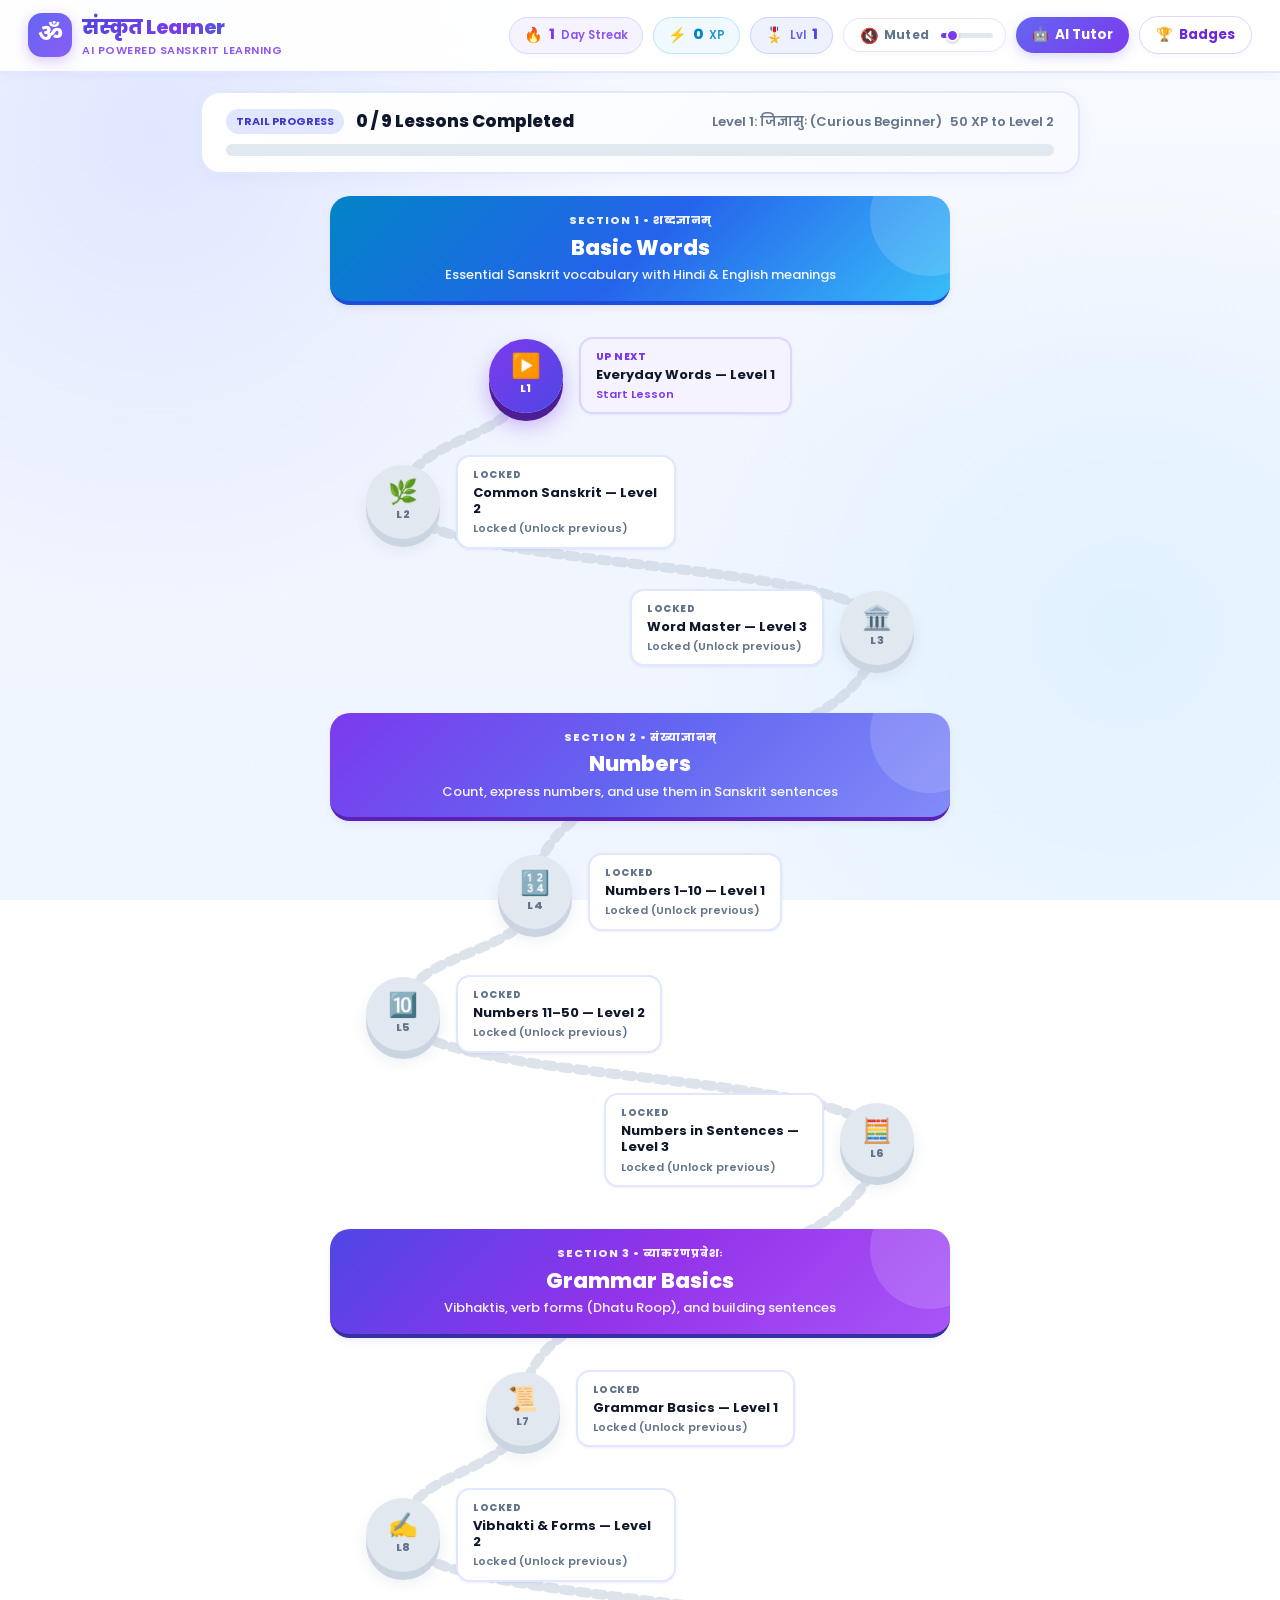
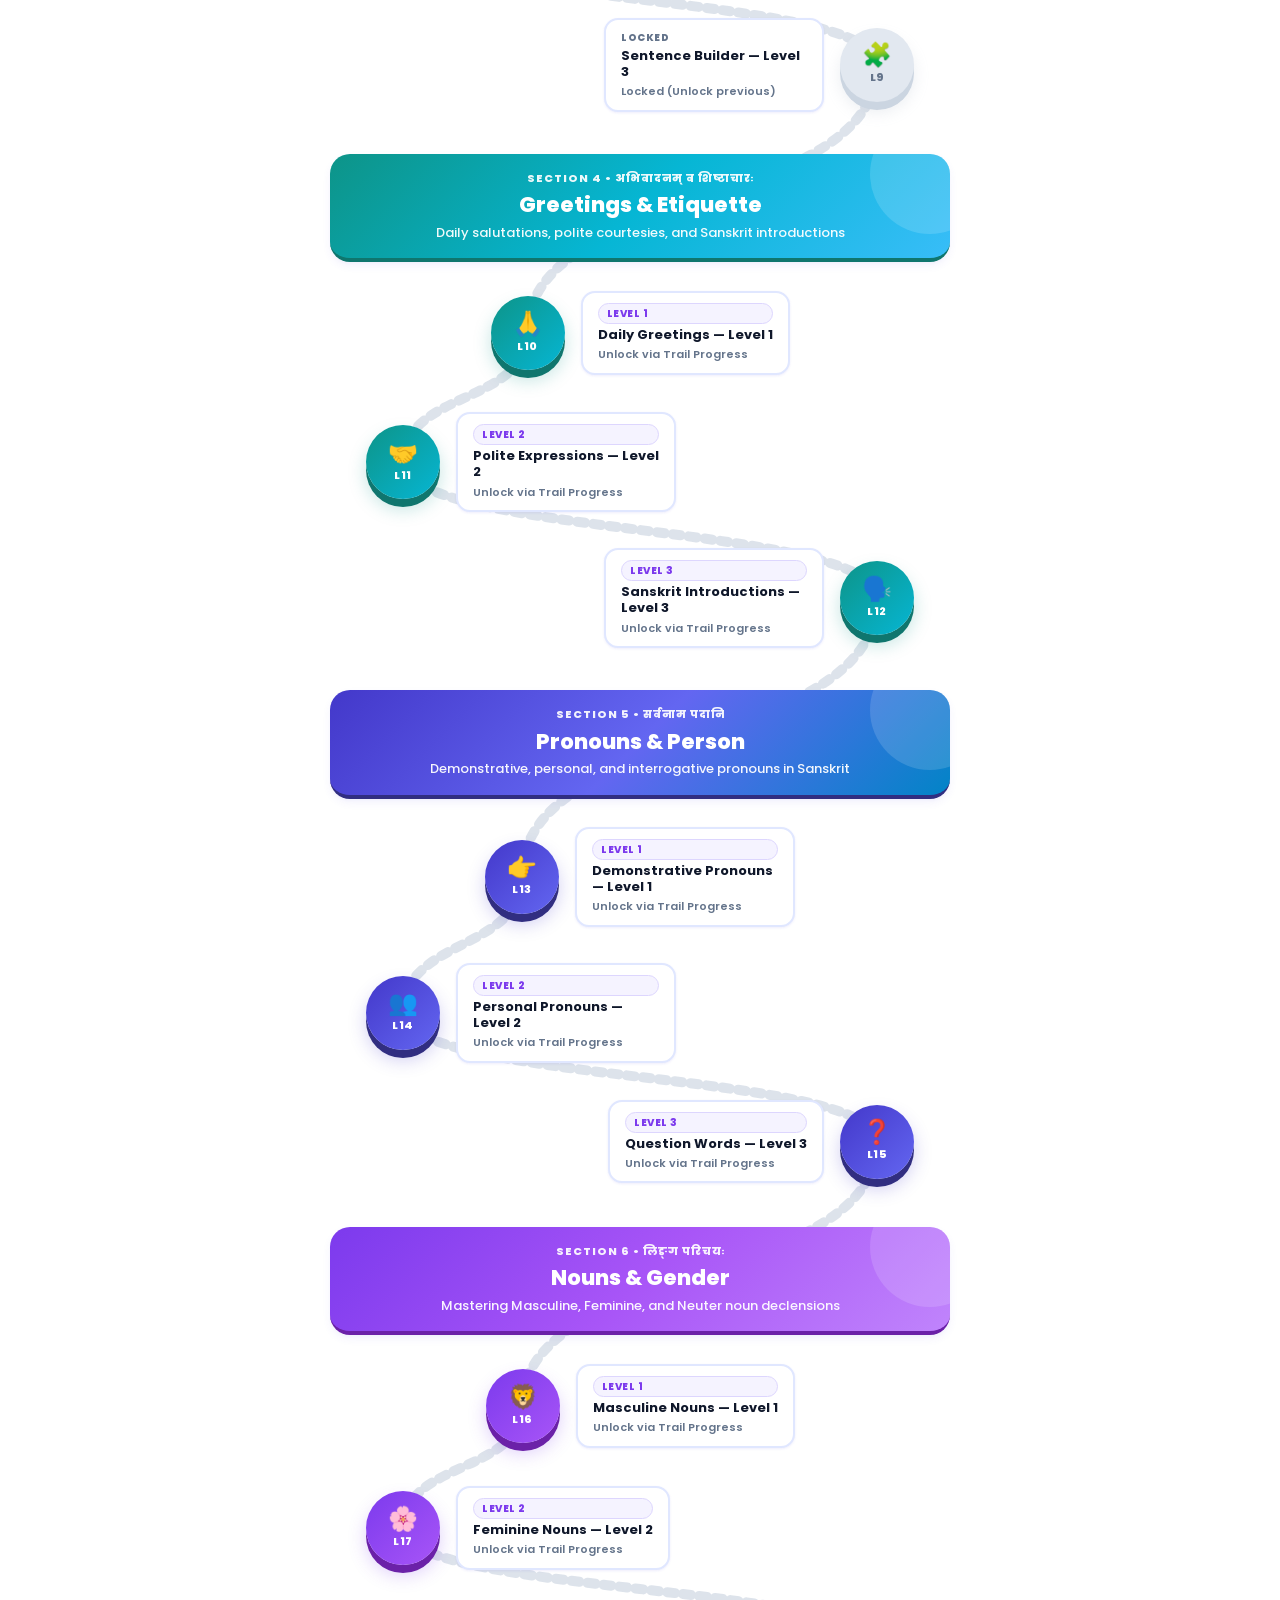
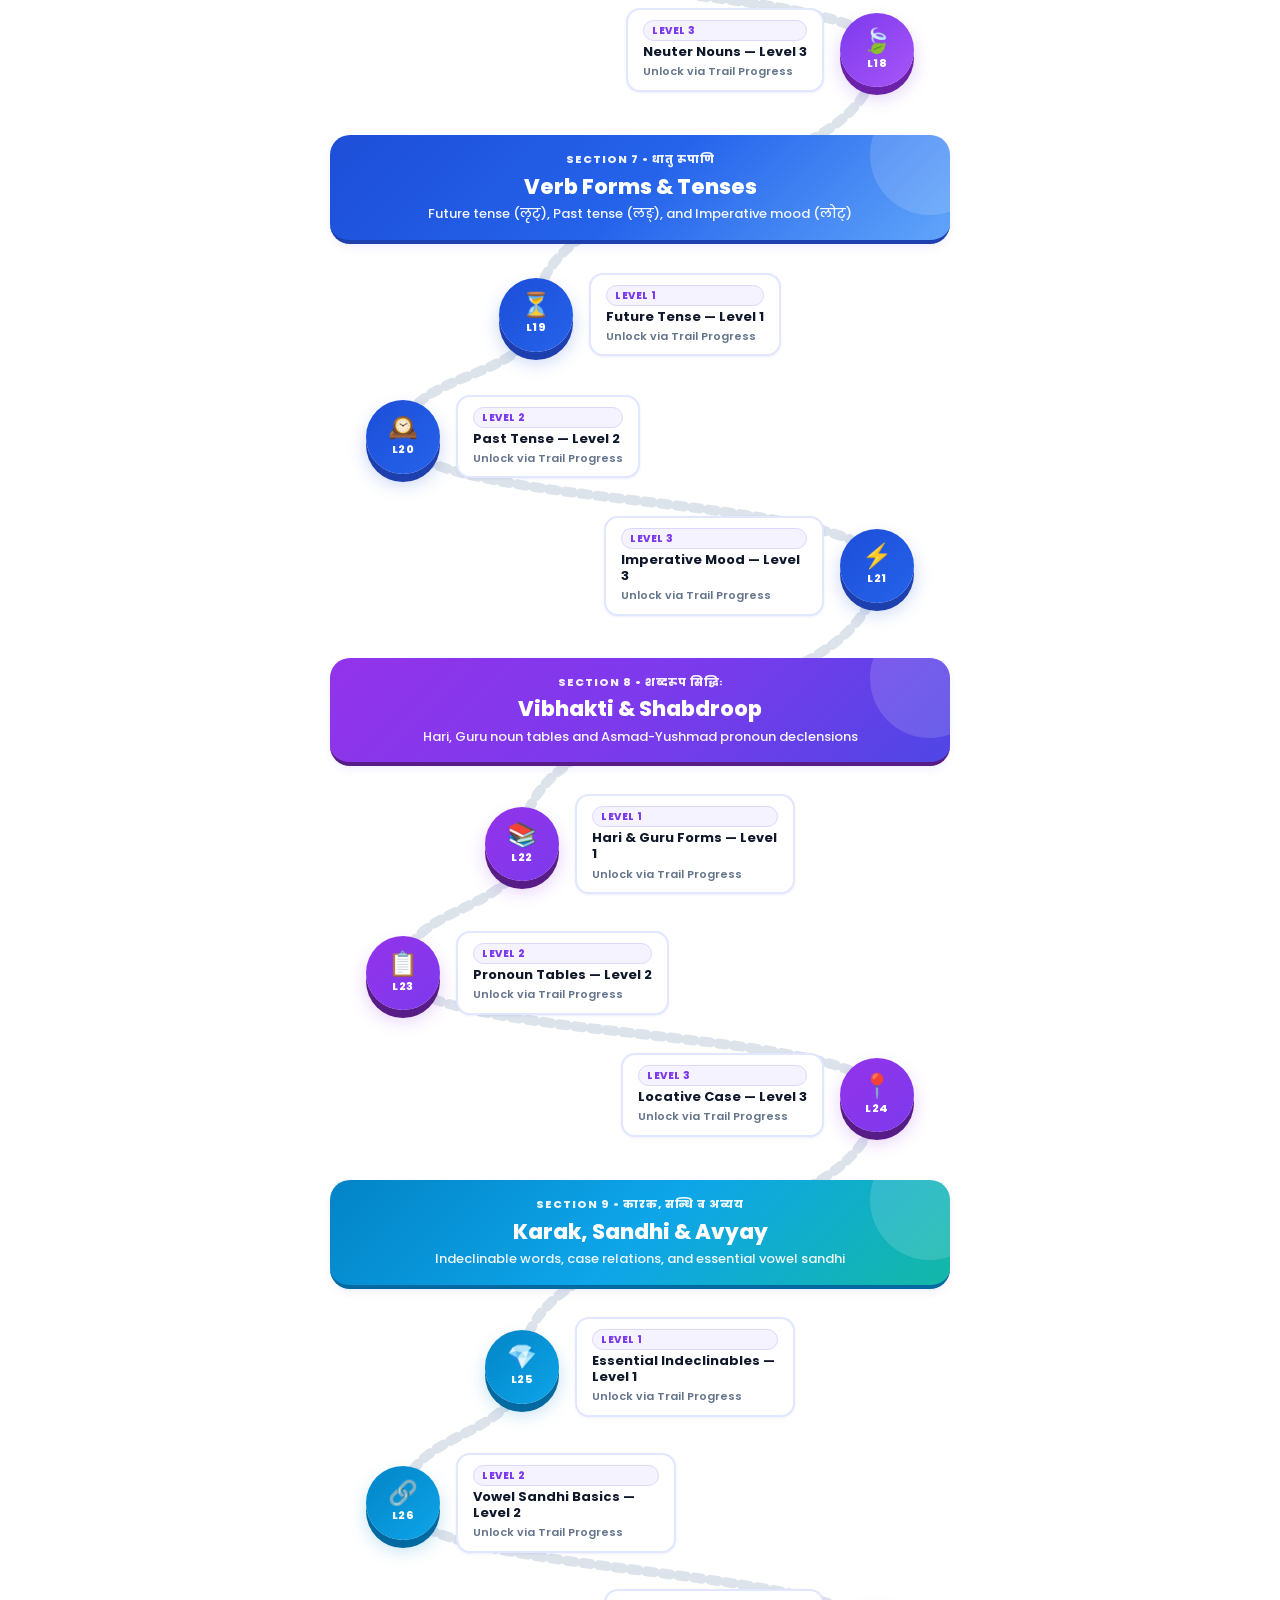
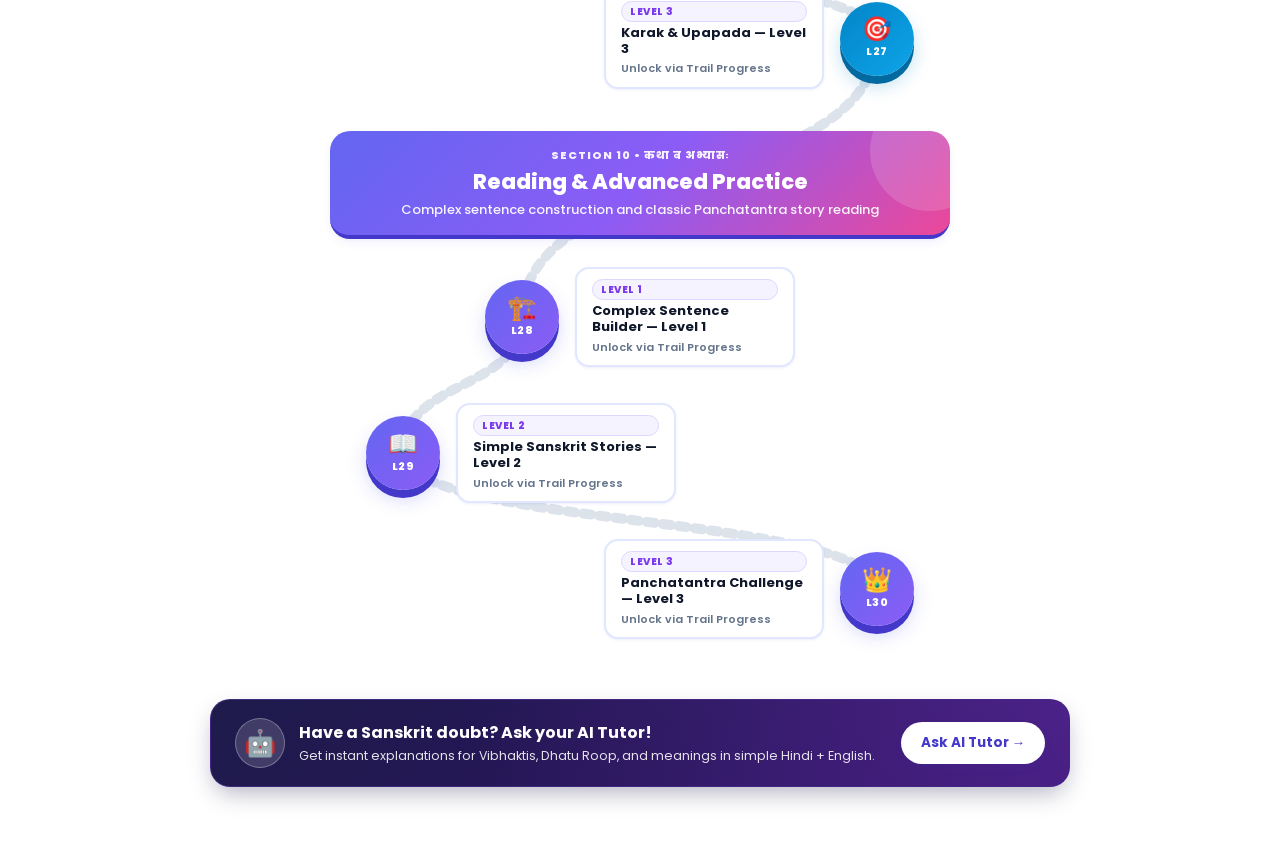
<file: index.html>
<!DOCTYPE html>
<html lang="hi">
<head>
  <meta charset="UTF-8">
  <meta name="viewport" content="width=device-width, initial-scale=1.0">
  <title>संस्कृत Learner | Free Sanskrit Learning Platform</title>
  <!-- Google Fonts: Poppins for modern UI, Noto Sans Devanagari for clean Sanskrit -->
  <link rel="preconnect" href="https://fonts.googleapis.com">
  <link rel="preconnect" href="https://fonts.gstatic.com" crossorigin>
  <link href="https://fonts.googleapis.com/css2?family=Noto+Sans+Devanagari:wght@400;600;700;800&family=Poppins:wght@400;500;600;700;800&display=swap" rel="stylesheet">
  <link rel="stylesheet" href="style.css">
</head>
<body>

  <!-- Top Sticky Navigation Bar -->
  <header class="app-header">
    <div class="header-left">
      <div class="brand-logo">
        <span class="logo-symbol">ॐ</span>
        <div class="brand-text">
          <span class="brand-title">संस्कृत Learner</span>
          <span class="brand-tagline">AI Powered Sanskrit Learning</span>
        </div>
      </div>
    </div>

    <!-- Gamification Quick Stats Bar -->
    <div class="header-stats">
      <div class="stat-pill streak-pill" title="Daily Streak">
        <span class="stat-icon">🔥</span>
        <span class="stat-value" id="streak-val">1</span>
        <span class="stat-label">Day Streak</span>
      </div>

      <div class="stat-pill xp-pill" title="Total Experience Points">
        <span class="stat-icon">⚡</span>
        <span class="stat-value" id="xp-val">0</span>
        <span class="stat-label">XP</span>
      </div>

      <div class="stat-pill level-pill" title="Current Learner Level">
        <span class="stat-icon">🎖️</span>
        <span class="stat-label">Lvl</span>
        <span class="stat-value" id="level-val">1</span>
      </div>

      <!-- Audio Controls (Relaxing Background Music & Sound Effects) -->
      <div class="audio-control-pill" id="audio-control-pill">
        <button class="sound-toggle-btn" id="sound-toggle-btn" aria-label="Toggle Sound" title="Enable Sound & Background Music">
          <span class="sound-icon" id="sound-icon">🔇</span>
          <span class="sound-label" id="sound-label">Music</span>
        </button>
        <div class="volume-slider-wrap" id="volume-slider-wrap">
          <input type="range" id="volume-slider" min="0" max="100" value="12" class="volume-slider" title="Music & Sound Volume" aria-label="Audio Volume">
        </div>
      </div>

      <button class="nav-btn tutor-btn" id="open-tutor-btn" title="Ask AI Sanskrit Tutor">
        <span class="btn-emoji">🤖</span>
        <span class="btn-text">AI Tutor</span>
      </button>

      <button class="nav-btn badge-btn" id="open-badges-btn" title="View Earned Badges">
        <span class="btn-emoji">🏆</span>
        <span class="btn-text">Badges</span>
      </button>
    </div>
  </header>

  <!-- Overall Progress Banner -->
  <section class="progress-banner-wrap">
    <div class="progress-banner">
      <div class="progress-info">
        <div class="progress-title-wrap">
          <span class="progress-badge">Trail Progress</span>
          <h2 class="progress-headline" id="progress-summary">0 / 9 Lessons Completed</h2>
        </div>
        <div class="level-progress-detail">
          <span id="level-title-txt">Level 1: जिज्ञासुः (Curious Beginner)</span>
          <span id="xp-needed-txt">50 XP to Level 2</span>
        </div>
      </div>
      <div class="progress-bar-bg">
        <div class="progress-bar-fill" id="overall-progress-bar" style="width: 0%;"></div>
      </div>
    </div>
  </section>

  <!-- Main Container: Trail & Floating Cards (30 Lessons across 10 Sections) -->
  <main class="main-content">
    <div class="trail-container" id="trail-container">
      
      <!-- SVG for dynamic curved path connecting the 30 nodes -->
      <svg class="trail-svg" id="trail-svg" xmlns="http://www.w3.org/2000/svg">
        <path id="trail-path-bg" class="trail-path-bg" d=""></path>
        <path id="trail-path-fill" class="trail-path-fill" d=""></path>
      </svg>

      <!-- Unit 1: Basic Words -->
      <div class="unit-section" id="unit-1">
        <div class="unit-banner unit-gradient-1">
          <div class="unit-tag">SECTION 1 • शब्दज्ञानम्</div>
          <h3 class="unit-title">Basic Words</h3>
          <p class="unit-desc">Essential Sanskrit vocabulary with Hindi & English meanings</p>
        </div>
        <div class="unit-nodes-wrap" id="nodes-unit-1">
          <!-- Lesson Nodes 1, 2, 3 rendered by script.js -->
        </div>
      </div>

      <!-- Unit 2: Numbers -->
      <div class="unit-section" id="unit-2">
        <div class="unit-banner unit-gradient-2">
          <div class="unit-tag">SECTION 2 • संख्याज्ञानम्</div>
          <h3 class="unit-title">Numbers</h3>
          <p class="unit-desc">Count, express numbers, and use them in Sanskrit sentences</p>
        </div>
        <div class="unit-nodes-wrap" id="nodes-unit-2">
          <!-- Lesson Nodes 4, 5, 6 rendered by script.js -->
        </div>
      </div>

      <!-- Unit 3: Grammar Basics -->
      <div class="unit-section" id="unit-3">
        <div class="unit-banner unit-gradient-3">
          <div class="unit-tag">SECTION 3 • व्याकरणप्रवेशः</div>
          <h3 class="unit-title">Grammar Basics</h3>
          <p class="unit-desc">Vibhaktis, verb forms (Dhatu Roop), and building sentences</p>
        </div>
        <div class="unit-nodes-wrap" id="nodes-unit-3">
          <!-- Lesson Nodes 7, 8, 9 rendered by script.js -->
        </div>
      </div>

      <!-- Unit 4: Greetings & Etiquette -->
      <div class="unit-section" id="unit-4">
        <div class="unit-banner unit-gradient-4">
          <div class="unit-tag">SECTION 4 • अभिवादनम् व शिष्टाचारः</div>
          <h3 class="unit-title">Greetings & Etiquette</h3>
          <p class="unit-desc">Daily salutations, polite courtesies, and Sanskrit introductions</p>
        </div>
        <div class="unit-nodes-wrap" id="nodes-unit-4">
          <!-- Lesson Nodes 10, 11, 12 rendered by script.js -->
        </div>
      </div>

      <!-- Unit 5: Pronouns & Person -->
      <div class="unit-section" id="unit-5">
        <div class="unit-banner unit-gradient-5">
          <div class="unit-tag">SECTION 5 • सर्वनाम पदानि</div>
          <h3 class="unit-title">Pronouns & Person</h3>
          <p class="unit-desc">Demonstrative, personal, and interrogative pronouns in Sanskrit</p>
        </div>
        <div class="unit-nodes-wrap" id="nodes-unit-5">
          <!-- Lesson Nodes 13, 14, 15 rendered by script.js -->
        </div>
      </div>

      <!-- Unit 6: Nouns & Gender -->
      <div class="unit-section" id="unit-6">
        <div class="unit-banner unit-gradient-6">
          <div class="unit-tag">SECTION 6 • लिङ्ग परिचयः</div>
          <h3 class="unit-title">Nouns & Gender</h3>
          <p class="unit-desc">Mastering Masculine, Feminine, and Neuter noun declensions</p>
        </div>
        <div class="unit-nodes-wrap" id="nodes-unit-6">
          <!-- Lesson Nodes 16, 17, 18 rendered by script.js -->
        </div>
      </div>

      <!-- Unit 7: Verb Forms & Tenses -->
      <div class="unit-section" id="unit-7">
        <div class="unit-banner unit-gradient-7">
          <div class="unit-tag">SECTION 7 • धातु रूपाणि</div>
          <h3 class="unit-title">Verb Forms & Tenses</h3>
          <p class="unit-desc">Future tense (लृट्), Past tense (लङ्), and Imperative mood (लोट्)</p>
        </div>
        <div class="unit-nodes-wrap" id="nodes-unit-7">
          <!-- Lesson Nodes 19, 20, 21 rendered by script.js -->
        </div>
      </div>

      <!-- Unit 8: Vibhakti & Shabdroop -->
      <div class="unit-section" id="unit-8">
        <div class="unit-banner unit-gradient-8">
          <div class="unit-tag">SECTION 8 • शब्दरूप सिद्धिः</div>
          <h3 class="unit-title">Vibhakti & Shabdroop</h3>
          <p class="unit-desc">Hari, Guru noun tables and Asmad-Yushmad pronoun declensions</p>
        </div>
        <div class="unit-nodes-wrap" id="nodes-unit-8">
          <!-- Lesson Nodes 22, 23, 24 rendered by script.js -->
        </div>
      </div>

      <!-- Unit 9: Karak, Sandhi & Avyay -->
      <div class="unit-section" id="unit-9">
        <div class="unit-banner unit-gradient-9">
          <div class="unit-tag">SECTION 9 • कारक, सन्धि व अव्यय</div>
          <h3 class="unit-title">Karak, Sandhi & Avyay</h3>
          <p class="unit-desc">Indeclinable words, case relations, and essential vowel sandhi</p>
        </div>
        <div class="unit-nodes-wrap" id="nodes-unit-9">
          <!-- Lesson Nodes 25, 26, 27 rendered by script.js -->
        </div>
      </div>

      <!-- Unit 10: Reading & Advanced Practice -->
      <div class="unit-section" id="unit-10">
        <div class="unit-banner unit-gradient-10">
          <div class="unit-tag">SECTION 10 • कथा व अभ्यासः</div>
          <h3 class="unit-title">Reading & Advanced Practice</h3>
          <p class="unit-desc">Complex sentence construction and classic Panchatantra story reading</p>
        </div>
        <div class="unit-nodes-wrap" id="nodes-unit-10">
          <!-- Lesson Nodes 28, 29, 30 rendered by script.js -->
        </div>
      </div>

    </div>

    <!-- AI Tutor Teaser Footer Card -->
    <aside class="ai-tutor-banner">
      <div class="ai-banner-left">
        <div class="ai-avatar-badge">🤖</div>
        <div class="ai-banner-content">
          <h4>Have a Sanskrit doubt? Ask your AI Tutor!</h4>
          <p>Get instant explanations for Vibhaktis, Dhatu Roop, and meanings in simple Hindi + English.</p>
        </div>
      </div>
      <button class="ai-ask-cta-btn" id="open-tutor-banner-btn">Ask AI Tutor →</button>
    </aside>
  </main>

  <!-- ======================================================== -->
  <!-- LESSON MODAL (Supports Learn Mode & Test Mode) -->
  <!-- ======================================================== -->
  <div class="modal-overlay" id="lesson-modal" aria-hidden="true">
    <div class="lesson-modal-card">
      
      <!-- Top Modal Header -->
      <div class="lesson-header">
        <button class="close-modal-btn" id="close-lesson-btn" title="Exit Lesson">&times;</button>
        <div class="lesson-header-center">
          <span class="lesson-category-tag" id="lesson-modal-cat">Basic Words</span>
          <h3 class="lesson-modal-title" id="lesson-modal-title">Everyday Words — Level 1</h3>
        </div>
        <div class="lesson-step-indicator" id="lesson-step-indicator">Card 1 / 5</div>
      </div>

      <!-- Modal Progress Bar -->
      <div class="modal-progress-bar-bg">
        <div class="modal-progress-bar-fill" id="modal-step-progress" style="width: 20%;"></div>
      </div>

      <!-- PART 1: LEARN MODE CONTAINER -->
      <div class="mode-view" id="learn-mode-view">
        <div class="learn-badge-pill">📖 PART 1 — LEARN (शब्द बोध)</div>
        
        <div class="learn-card">
          <div class="word-devanagari" id="learn-sanskrit">जलम्</div>
          
          <div class="meaning-grid">
            <div class="meaning-block hindi-block">
              <span class="lang-tag">हिन्दी अर्थ (Hindi)</span>
              <span class="meaning-val" id="learn-hindi">पानी</span>
            </div>
            <div class="meaning-block english-block">
              <span class="lang-tag">English Meaning</span>
              <span class="meaning-val" id="learn-english">Water</span>
            </div>
          </div>

          <div class="explanation-box">
            <span class="box-icon">💡</span>
            <div class="box-text">
              <strong>सरल व्याख्या (Explanation):</strong>
              <p id="learn-explanation">जलम् का अर्थ पानी होता है। (Jalam means water.)</p>
            </div>
          </div>
        </div>

        <div class="learn-actions">
          <button class="primary-btn next-btn" id="next-learn-btn">
            <span>Next Card →</span>
          </button>
        </div>
      </div>

      <!-- PART 2: TEST / QUIZ MODE CONTAINER -->
      <div class="mode-view" id="test-mode-view" style="display: none;">
        <div class="test-badge-pill">✍️ PART 2 — TEST (प्रश्नोत्तरी)</div>
        
        <div class="test-question-card">
          <div class="question-header">
            <span class="question-counter" id="test-question-counter">Question 1 of 5</span>
            <span class="xp-reward-tag">+10 XP</span>
          </div>

          <h3 class="question-text" id="test-question-text">जलम् का अर्थ क्या है?</h3>

          <!-- Options Container: Exactly 4 options A, B, C, D rendered here -->
          <div class="options-grid" id="test-options-container">
            <!-- Rendered by JavaScript dynamically -->
          </div>

          <!-- Feedback notification banner (Correct / Incorrect) -->
          <div class="feedback-banner" id="test-feedback" style="display: none;">
            <div class="feedback-icon" id="feedback-icon">🎉</div>
            <div class="feedback-content">
              <div class="feedback-title" id="feedback-title">उत्तमम्! Correct Answer!</div>
              <div class="feedback-desc" id="feedback-desc">जलम् means पानी (Water).</div>
            </div>
          </div>
        </div>

        <div class="test-actions">
          <button class="primary-btn next-btn" id="next-question-btn" style="display: none;">
            <span>Next Question →</span>
          </button>
        </div>
      </div>

      <!-- LESSON COMPLETE SCREEN -->
      <div class="mode-view" id="complete-mode-view" style="display: none;">
        <div class="complete-celebration">
          <div class="complete-icon">🎉</div>
          <h2 class="complete-title">पाठः सम्पन्नः! (Lesson Complete!)</h2>
          <p class="complete-sub">You have successfully mastered this lesson.</p>

          <div class="results-stats-row">
            <div class="result-stat-card">
              <span class="result-num" id="complete-score-val">5 / 5</span>
              <span class="result-label">Score</span>
            </div>
            <div class="result-stat-card">
              <span class="result-num" id="complete-xp-val">+50 XP</span>
              <span class="result-label">Earned</span>
            </div>
            <div class="result-stat-card">
              <span class="result-num" id="complete-accuracy-val">100%</span>
              <span class="result-label">Accuracy</span>
            </div>
          </div>

          <div class="unlock-alert" id="unlock-alert-box">
            <span class="unlock-icon">🔓</span>
            <span id="unlock-alert-text">Next lesson unlocked on the trail!</span>
          </div>

          <button class="primary-btn continue-trail-btn" id="finish-lesson-btn">
            <span>Continue on Learning Trail →</span>
          </button>
        </div>
      </div>

    </div>
  </div>

  <!-- ======================================================== -->
  <!-- AI SANSKRIT TUTOR CHAT MODAL -->
  <!-- ======================================================== -->
  <div class="modal-overlay" id="tutor-modal" aria-hidden="true">
    <div class="tutor-modal-card">
      <div class="tutor-header">
        <div class="tutor-info">
          <div class="tutor-avatar">🤖</div>
          <div>
            <h3 class="tutor-title">AI Sanskrit Tutor</h3>
            <span class="tutor-status"><span class="status-dot"></span> Online • Demo Mode (Class 9 Sanskrit Guide)</span>
          </div>
        </div>
        <button class="close-modal-btn" id="close-tutor-btn" title="Close AI Tutor">&times;</button>
      </div>

      <!-- Chat History Box -->
      <div class="tutor-chat-body" id="tutor-chat-body">
        <div class="chat-message bot-message">
          <div class="msg-bubble">
            <strong>नमो नमः! 🙏 I am your AI Sanskrit Tutor.</strong><br>
            Have a doubt regarding Sanskrit words, Vibhaktis, Dhatu forms, or Class 9 grammar? Ask me anything below, or click any suggested question!
          </div>
          <span class="msg-time">Just now</span>
        </div>
      </div>

      <!-- Suggested Question Pills -->
      <div class="tutor-suggestions-wrap">
        <span class="suggestions-label">💡 Suggested Questions:</span>
        <div class="suggestions-pills" id="suggestions-container">
          <button class="suggestion-chip">रामः और रामम् में क्या difference है?</button>
          <button class="suggestion-chip">सः और सा का क्या अर्थ है?</button>
          <button class="suggestion-chip">पठति और पठामि में क्या difference है?</button>
          <button class="suggestion-chip">फलम् शब्द के रूप कैसे होते हैं?</button>
          <button class="suggestion-chip">संख्या १ से १० संस्कृत में क्या हैं?</button>
          <button class="suggestion-chip">लट् लकार क्या होता है?</button>
        </div>
      </div>

      <!-- Chat Input Area -->
      <div class="tutor-input-area">
        <input type="text" id="tutor-input" placeholder="Type your Sanskrit question here... (Press Enter to ask)" autocomplete="off">
        <button class="tutor-send-btn" id="tutor-send-btn">Send 🚀</button>
      </div>
    </div>
  </div>

  <!-- ======================================================== -->
  <!-- BADGES & ACHIEVEMENTS MODAL -->
  <!-- ======================================================== -->
  <div class="modal-overlay" id="badges-modal" aria-hidden="true">
    <div class="badges-modal-card">
      <div class="badges-header">
        <div>
          <h3 class="badges-title">🏆 Your Badges & Achievements</h3>
          <p class="badges-subtitle">Unlock badges by completing lessons, gaining XP, and scoring 100%</p>
        </div>
        <button class="close-modal-btn" id="close-badges-btn">&times;</button>
      </div>
      
      <div class="badges-grid" id="badges-grid">
        <!-- Rendered dynamically by script.js -->
      </div>
    </div>
  </div>

  <!-- Notification Toast for Badges & Level-ups -->
  <div class="toast-notification" id="toast-notify">
    <div class="toast-icon" id="toast-icon">🏆</div>
    <div class="toast-content">
      <h5 id="toast-title">Badge Unlocked!</h5>
      <p id="toast-desc">You earned the 'First Step' badge.</p>
    </div>
  </div>

  <!-- JavaScript logic file -->
  <script src="script.js"></script>
</body>
</html>
</file>
<file: style.css>
/* ==========================================================================
   Sanskrit Learner - Modern Light Blue, Purple & White Theme
   Polished, Responsive, Student-Friendly Stylesheet
   Optimized for School AI Exhibition Prototype & Zero-Scroll Quiz Experience
   Expanded for 30-Lesson Learning Journey (10 Sections)
   ========================================================================== */

:root {
  /* Primary Theme Palette: Light Blue, Purple & White */
  --primary-purple: #7c3aed;
  --primary-purple-dark: #6d28d9;
  --primary-purple-light: #8b5cf6;
  --primary-indigo: #4f46e5;
  --primary-indigo-dark: #3730a3;
  --primary-blue: #0284c7;
  --primary-blue-dark: #0369a1;
  --primary-sky: #38bdf8;
  --primary-cyan: #06b6d4;
  --primary-lavender: #e0e7ff;
  --primary-lavender-subtle: #f5f3ff;

  --accent-emerald: #10b981;
  --accent-emerald-dark: #059669;
  --accent-rose: #ef4444;
  --accent-rose-dark: #dc2626;

  /* Backgrounds & Canvas */
  --bg-page: #f6f8fe;
  --bg-card: #ffffff;
  --bg-card-subtle: #f8faff;
  --bg-card-lavender: #f5f3ff;
  --bg-card-sky: #f0f9ff;
  
  /* Text */
  --text-main: #0f172a;
  --text-muted: #64748b;
  --text-light: #94a3b8;
  --text-purple: #6d28d9;
  --text-blue: #0284c7;
  
  /* Borders & Shadows */
  --border-light: #e0e7ff;
  --border-medium: #cbd5e1;
  --border-purple: #ddd6fe;
  --border-blue: #bae6fd;
  
  --shadow-sm: 0 1px 3px rgba(79, 70, 229, 0.06), 0 1px 2px rgba(79, 70, 229, 0.04);
  --shadow-md: 0 4px 10px -1px rgba(79, 70, 229, 0.08), 0 2px 5px -2px rgba(79, 70, 229, 0.04);
  --shadow-lg: 0 10px 20px -3px rgba(79, 70, 229, 0.1), 0 4px 8px -4px rgba(79, 70, 229, 0.05);
  --shadow-xl: 0 20px 25px -5px rgba(79, 70, 229, 0.14), 0 8px 10px -6px rgba(79, 70, 229, 0.06);
  --shadow-glow: 0 0 16px rgba(124, 58, 237, 0.25);
  
  --radius-sm: 8px;
  --radius-md: 14px;
  --radius-lg: 20px;
  --radius-full: 9999px;
  
  --font-body: 'Poppins', -apple-system, BlinkMacSystemFont, "Segoe UI", Roboto, sans-serif;
  --font-sanskrit: 'Noto Sans Devanagari', 'Poppins', sans-serif;
}

/* Global Reset & Base */
* {
  box-sizing: border-box;
  margin: 0;
  padding: 0;
  -webkit-tap-highlight-color: transparent;
}

body {
  font-family: var(--font-body);
  background: radial-gradient(circle at 12% 15%, #e0e7ff 0%, transparent 35%),
              radial-gradient(circle at 88% 70%, #e0f2fe 0%, transparent 35%),
              linear-gradient(180deg, #f8faff 0%, #f1f5fe 50%, #eff6ff 100%);
  background-attachment: fixed;
  color: var(--text-main);
  line-height: 1.5;
  min-height: 100vh;
  display: flex;
  flex-direction: column;
  overflow-x: hidden;
}

/* --------------------------------------------------------------------------
   Header & Gamification Stats
   -------------------------------------------------------------------------- */
.app-header {
  position: sticky;
  top: 0;
  z-index: 50;
  background: rgba(255, 255, 255, 0.92);
  backdrop-filter: blur(14px);
  border-bottom: 2px solid var(--border-light);
  display: flex;
  align-items: center;
  justify-content: space-between;
  padding: 12px 28px;
  box-shadow: 0 2px 10px rgba(99, 102, 241, 0.05);
}

.header-left {
  display: flex;
  align-items: center;
  gap: 12px;
}

.brand-logo {
  display: flex;
  align-items: center;
  gap: 10px;
  cursor: pointer;
  text-decoration: none;
}

.logo-symbol {
  font-family: var(--font-sanskrit);
  background: linear-gradient(135deg, #6366f1, #8b5cf6);
  color: #ffffff;
  width: 44px;
  height: 44px;
  border-radius: var(--radius-md);
  display: flex;
  align-items: center;
  justify-content: center;
  font-size: 24px;
  font-weight: 800;
  box-shadow: 0 4px 14px rgba(124, 58, 237, 0.28);
}

.brand-text {
  display: flex;
  flex-direction: column;
}

.brand-title {
  font-size: 20px;
  font-weight: 800;
  background: linear-gradient(135deg, #4f46e5, #7c3aed, #0284c7);
  -webkit-background-clip: text;
  -webkit-text-fill-color: transparent;
  letter-spacing: -0.5px;
}

.brand-tagline {
  font-size: 11px;
  font-weight: 600;
  color: var(--primary-purple);
  text-transform: uppercase;
  letter-spacing: 0.5px;
  opacity: 0.85;
}

/* Header Stat Pills */
.header-stats {
  display: flex;
  align-items: center;
  gap: 10px;
}

.stat-pill {
  display: flex;
  align-items: center;
  gap: 6px;
  padding: 6px 14px;
  background: #ffffff;
  border: 1.5px solid var(--border-light);
  border-radius: var(--radius-full);
  font-size: 13.5px;
  font-weight: 700;
  box-shadow: 0 2px 4px rgba(99, 102, 241, 0.04);
  transition: all 0.2s ease;
}

.stat-pill:hover {
  transform: translateY(-1px);
  box-shadow: var(--shadow-sm);
}

.streak-pill {
  color: #7c3aed;
  border-color: #ddd6fe;
  background: #f5f3ff;
}

.xp-pill {
  color: #0284c7;
  border-color: #bae6fd;
  background: #f0f9ff;
}

.level-pill {
  color: #4f46e5;
  border-color: #c7d2fe;
  background: #eef2ff;
}

.stat-icon {
  font-size: 15px;
}

.stat-value {
  font-size: 14.5px;
  font-weight: 800;
}

.stat-label {
  font-size: 11.5px;
  font-weight: 600;
  opacity: 0.85;
}

/* Audio Controls Pill (Background Music & Sound Effects) */
.audio-control-pill {
  display: flex;
  align-items: center;
  gap: 8px;
  padding: 5px 12px;
  background: #ffffff;
  border: 1.5px solid var(--border-light);
  border-radius: var(--radius-full);
  box-shadow: 0 2px 4px rgba(99, 102, 241, 0.04);
  transition: all 0.2s ease;
  user-select: none;
}

.audio-control-pill:hover {
  border-color: var(--border-purple);
  box-shadow: var(--shadow-sm);
}

.audio-control-pill.sound-active {
  background: #f5f3ff;
  border-color: #ddd6fe;
}

.sound-toggle-btn {
  background: none;
  border: none;
  cursor: pointer;
  display: flex;
  align-items: center;
  gap: 5px;
  font-family: var(--font-body);
  font-size: 13px;
  font-weight: 700;
  color: var(--text-muted);
  padding: 2px 4px;
  border-radius: var(--radius-full);
  transition: all 0.15s ease;
}

.sound-toggle-btn:hover {
  color: var(--primary-purple);
}

.audio-control-pill.sound-active .sound-toggle-btn {
  color: #7c3aed;
}

.sound-icon {
  font-size: 15px;
  line-height: 1;
}

.sound-label {
  font-size: 12px;
  font-weight: 700;
  letter-spacing: 0.2px;
}

.volume-slider-wrap {
  display: flex;
  align-items: center;
}

.volume-slider {
  -webkit-appearance: none;
  appearance: none;
  width: 52px;
  height: 5px;
  border-radius: 4px;
  background: #e2e8f0;
  outline: none;
  cursor: pointer;
  transition: background 0.15s ease;
}

.volume-slider::-webkit-slider-thumb {
  -webkit-appearance: none;
  appearance: none;
  width: 13px;
  height: 13px;
  border-radius: 50%;
  background: #7c3aed;
  border: 2px solid #ffffff;
  box-shadow: 0 1px 3px rgba(0, 0, 0, 0.25);
  cursor: pointer;
  transition: transform 0.1s ease;
}

.volume-slider::-webkit-slider-thumb:hover {
  transform: scale(1.2);
}

.volume-slider::-moz-range-thumb {
  width: 13px;
  height: 13px;
  border-radius: 50%;
  background: #7c3aed;
  border: 2px solid #ffffff;
  box-shadow: 0 1px 3px rgba(0, 0, 0, 0.25);
  cursor: pointer;
}

/* Header Buttons */
.nav-btn {
  display: flex;
  align-items: center;
  gap: 6px;
  padding: 8px 16px;
  font-family: var(--font-body);
  font-size: 13.5px;
  font-weight: 700;
  border-radius: var(--radius-full);
  cursor: pointer;
  border: none;
  transition: all 0.2s ease;
}

.tutor-btn {
  background: linear-gradient(135deg, #6366f1, #7c3aed);
  color: #ffffff;
  box-shadow: 0 4px 12px rgba(99, 102, 241, 0.25);
}

.tutor-btn:hover {
  transform: translateY(-2px);
  box-shadow: 0 6px 16px rgba(99, 102, 241, 0.35);
}

.badge-btn {
  background: #ffffff;
  color: #6d28d9;
  border: 1.5px solid #ddd6fe;
  box-shadow: 0 2px 4px rgba(99, 102, 241, 0.05);
}

.badge-btn:hover {
  background: #f5f3ff;
  transform: translateY(-1px);
}

/* --------------------------------------------------------------------------
   Progress Overview Banner
   -------------------------------------------------------------------------- */
.progress-banner-wrap {
  width: 100%;
  max-width: 920px;
  margin: 18px auto 0;
  padding: 0 20px;
}

.progress-banner {
  background: linear-gradient(135deg, #ffffff, #f8faff);
  border: 2px solid var(--border-light);
  border-radius: var(--radius-lg);
  padding: 16px 24px;
  box-shadow: 0 4px 16px rgba(99, 102, 241, 0.05);
  display: flex;
  flex-direction: column;
  gap: 10px;
}

.progress-info {
  display: flex;
  align-items: center;
  justify-content: space-between;
  flex-wrap: wrap;
  gap: 10px;
}

.progress-title-wrap {
  display: flex;
  align-items: center;
  gap: 12px;
}

.progress-badge {
  font-size: 11px;
  font-weight: 700;
  text-transform: uppercase;
  background: #e0e7ff;
  color: #4338ca;
  padding: 4px 10px;
  border-radius: var(--radius-full);
}

.progress-headline {
  font-size: 17px;
  font-weight: 800;
  color: var(--text-main);
}

.level-progress-detail {
  font-size: 13px;
  font-weight: 600;
  color: var(--text-muted);
  display: flex;
  align-items: center;
  gap: 8px;
}

.progress-bar-bg {
  width: 100%;
  height: 12px;
  background: #e2e8f0;
  border-radius: var(--radius-full);
  overflow: hidden;
  position: relative;
}

.progress-bar-fill {
  height: 100%;
  width: 0%;
  background: linear-gradient(90deg, #38bdf8, #6366f1, #8b5cf6);
  border-radius: var(--radius-full);
  transition: width 0.6s cubic-bezier(0.4, 0, 0.2, 1);
  box-shadow: 0 0 10px rgba(99, 102, 241, 0.35);
}

/* --------------------------------------------------------------------------
   Main Layout & Learning Trail (30 Lessons across 10 Sections)
   -------------------------------------------------------------------------- */
.main-content {
  flex: 1;
  width: 100%;
  max-width: 900px;
  margin: 0 auto;
  padding: 16px 20px 60px;
  position: relative;
}

.trail-container {
  position: relative;
  display: flex;
  flex-direction: column;
  gap: 36px;
  padding-bottom: 24px;
}

/* SVG curved trail overlay */
.trail-svg {
  position: absolute;
  top: 0;
  left: 0;
  width: 100%;
  height: 100%;
  pointer-events: none;
  z-index: 1;
}

.trail-path-bg {
  fill: none;
  stroke: #cbd5e1;
  stroke-width: 10;
  stroke-linecap: round;
  stroke-linejoin: round;
  stroke-dasharray: 8 8;
  opacity: 0.65;
}

.trail-path-fill {
  fill: none;
  stroke: #7c3aed;
  stroke-width: 9;
  stroke-linecap: round;
  stroke-linejoin: round;
  transition: stroke-dashoffset 0.8s ease;
  box-shadow: 0 0 12px rgba(124, 58, 237, 0.3);
}

/* Unit Sections */
.unit-section {
  position: relative;
  z-index: 2;
  display: flex;
  flex-direction: column;
  align-items: center;
  margin-top: 6px;
}

.unit-banner {
  width: 100%;
  max-width: 620px;
  padding: 16px 24px;
  border-radius: var(--radius-lg);
  color: #ffffff;
  box-shadow: var(--shadow-md);
  margin-bottom: 28px;
  text-align: center;
  position: relative;
  overflow: hidden;
}

.unit-banner::after {
  content: '';
  position: absolute;
  top: -40px;
  right: -40px;
  width: 120px;
  height: 120px;
  background: rgba(255, 255, 255, 0.14);
  border-radius: 50%;
}

/* 10 Distinct, Beautiful Section Banner Gradients */
/* Section 1: Radiant Cyan / Light Blue */
.unit-gradient-1 {
  background: linear-gradient(135deg, #0284c7, #2563eb, #38bdf8);
  border-bottom: 4px solid #1d4ed8;
}

/* Section 2: Royal Purple / Indigo */
.unit-gradient-2 {
  background: linear-gradient(135deg, #7c3aed, #6366f1, #818cf8);
  border-bottom: 4px solid #5b21b6;
}

/* Section 3: Deep Violet / Amethyst */
.unit-gradient-3 {
  background: linear-gradient(135deg, #4f46e5, #9333ea, #a855f7);
  border-bottom: 4px solid #3730a3;
}

/* Section 4: Teal / Cyan (Greetings & Etiquette) */
.unit-gradient-4 {
  background: linear-gradient(135deg, #0d9488, #06b6d4, #38bdf8);
  border-bottom: 4px solid #0f766e;
}

/* Section 5: Indigo / Blue (Pronouns & Person) */
.unit-gradient-5 {
  background: linear-gradient(135deg, #4338ca, #6366f1, #0284c7);
  border-bottom: 4px solid #312e81;
}

/* Section 6: Amethyst Purple (Nouns & Gender) */
.unit-gradient-6 {
  background: linear-gradient(135deg, #7c3aed, #a855f7, #c084fc);
  border-bottom: 4px solid #6b21a8;
}

/* Section 7: Royal Sky Blue (Verb Forms & Tenses) */
.unit-gradient-7 {
  background: linear-gradient(135deg, #1d4ed8, #2563eb, #60a5fa);
  border-bottom: 4px solid #1e40af;
}

/* Section 8: Plum Violet (Vibhakti & Shabdroop) */
.unit-gradient-8 {
  background: linear-gradient(135deg, #9333ea, #7c3aed, #4f46e5);
  border-bottom: 4px solid #581c87;
}

/* Section 9: Ocean Cyan (Karak, Sandhi & Avyay) */
.unit-gradient-9 {
  background: linear-gradient(135deg, #0284c7, #0ea5e9, #14b8a6);
  border-bottom: 4px solid #0369a1;
}

/* Section 10: Sunset Violet-Rose (Reading & Advanced Practice) */
.unit-gradient-10 {
  background: linear-gradient(135deg, #6366f1, #8b5cf6, #ec4899);
  border-bottom: 4px solid #4338ca;
}

.unit-tag {
  font-size: 11px;
  font-weight: 800;
  text-transform: uppercase;
  letter-spacing: 1px;
  opacity: 0.92;
  margin-bottom: 3px;
  display: flex;
  align-items: center;
  justify-content: center;
  flex-wrap: wrap;
  gap: 6px;
}

.unit-title {
  font-size: 21px;
  font-weight: 800;
  margin-bottom: 2px;
}

.unit-desc {
  font-size: 13px;
  font-weight: 500;
  opacity: 0.94;
}

/* Unit Nodes Wrap: holds 3 nodes in a winding zigzag */
.unit-nodes-wrap {
  width: 100%;
  display: flex;
  flex-direction: column;
  gap: 36px;
  align-items: center;
  position: relative;
}

/* Lesson Row / Item on the Trail */
.trail-node-row {
  width: 100%;
  max-width: 620px;
  display: flex;
  align-items: center;
  position: relative;
  min-height: 86px;
}

/* Positioning along the curved winding trail: Left, Center, Right */
.trail-node-row.pos-left {
  justify-content: flex-start;
  padding-left: 36px;
}

.trail-node-row.pos-center {
  justify-content: center;
}

.trail-node-row.pos-right {
  justify-content: flex-end;
  padding-right: 36px;
}

/* Node Wrap & Circular Button */
.node-interactive-wrap {
  display: flex;
  align-items: center;
  gap: 16px;
  position: relative;
  z-index: 10;
}

/* When on the right side, flip card to left of circle */
.trail-node-row.pos-right .node-interactive-wrap {
  flex-direction: row-reverse;
}

/* Circular Node Button (Duolingo Style 3D Button) */
.node-circle-btn {
  width: 74px;
  height: 74px;
  border-radius: 50%;
  border: none;
  cursor: pointer;
  display: flex;
  flex-direction: column;
  align-items: center;
  justify-content: center;
  font-family: var(--font-body);
  position: relative;
  transition: all 0.15s ease;
  user-select: none;
}

.node-circle-btn:active {
  transform: translateY(4px) !important;
}

/* Current / Active Node State (Purple / Blue Gradient with Pulsing Glow) */
.node-circle-btn.state-current {
  background: linear-gradient(135deg, #7c3aed, #4f46e5);
  box-shadow: 0 8px 0 #4c1d95, 0 12px 22px rgba(124, 58, 237, 0.4);
  color: #ffffff;
  animation: pulse-ring 2s infinite;
}

@keyframes pulse-ring {
  0% {
    box-shadow: 0 8px 0 #4c1d95, 0 0 0 0 rgba(124, 58, 237, 0.5);
  }
  70% {
    box-shadow: 0 8px 0 #4c1d95, 0 0 0 16px rgba(124, 58, 237, 0);
  }
  100% {
    box-shadow: 0 8px 0 #4c1d95, 0 0 0 0 rgba(124, 58, 237, 0);
  }
}

/* Completed Node State (Emerald) */
.node-circle-btn.state-completed {
  background: linear-gradient(135deg, #10b981, #059669);
  box-shadow: 0 8px 0 #047857, 0 10px 16px rgba(16, 185, 129, 0.3);
  color: #ffffff;
}

.node-circle-btn.state-completed:hover {
  transform: translateY(-2px);
  box-shadow: 0 10px 0 #047857, 0 12px 18px rgba(16, 185, 129, 0.4);
}

/* Locked Node State (Core uncompleted lessons 2-9 before reaching them) */
.node-circle-btn.state-locked {
  background: #e2e8f0;
  box-shadow: 0 8px 0 #cbd5e1, 0 10px 16px rgba(148, 163, 184, 0.2);
  color: #64748b;
  cursor: pointer;
}
.node-circle-btn.state-locked:hover {
  transform: translateY(-2px);
  box-shadow: 0 10px 0 #cbd5e1, 0 12px 18px rgba(148, 163, 184, 0.3);
}

.state-locked + .node-info-card {
  border-color: var(--border-light);
  background: #ffffff;
}
.state-locked + .node-info-card .node-card-badge {
  color: var(--text-muted);
}
.state-locked + .node-info-card .node-card-status {
  color: var(--text-muted);
}

/* Normal Vibrant Curriculum Node 3D Buttons (Units 1 to 10) */
.node-circle-btn.state-curriculum {
  cursor: pointer;
  transition: all 0.15s ease;
  color: #ffffff;
}

.node-circle-btn.state-curriculum:hover {
  transform: translateY(-2px);
  filter: brightness(1.08);
}

.node-circle-btn.unit-node-1 {
  background: linear-gradient(135deg, #0284c7, #2563eb);
  box-shadow: 0 8px 0 #1d4ed8, 0 10px 18px rgba(37, 99, 235, 0.25);
}
.node-circle-btn.unit-node-2 {
  background: linear-gradient(135deg, #7c3aed, #6366f1);
  box-shadow: 0 8px 0 #5b21b6, 0 10px 18px rgba(124, 58, 237, 0.25);
}
.node-circle-btn.unit-node-3 {
  background: linear-gradient(135deg, #4f46e5, #9333ea);
  box-shadow: 0 8px 0 #3730a3, 0 10px 18px rgba(79, 70, 229, 0.25);
}
.node-circle-btn.unit-node-4 {
  background: linear-gradient(135deg, #0d9488, #06b6d4);
  box-shadow: 0 8px 0 #0f766e, 0 10px 18px rgba(13, 148, 136, 0.25);
}
.node-circle-btn.unit-node-5 {
  background: linear-gradient(135deg, #4338ca, #6366f1);
  box-shadow: 0 8px 0 #312e81, 0 10px 18px rgba(67, 56, 202, 0.25);
}
.node-circle-btn.unit-node-6 {
  background: linear-gradient(135deg, #7c3aed, #a855f7);
  box-shadow: 0 8px 0 #6b21a8, 0 10px 18px rgba(124, 58, 237, 0.25);
}
.node-circle-btn.unit-node-7 {
  background: linear-gradient(135deg, #1d4ed8, #2563eb);
  box-shadow: 0 8px 0 #1e40af, 0 10px 18px rgba(29, 78, 216, 0.25);
}
.node-circle-btn.unit-node-8 {
  background: linear-gradient(135deg, #9333ea, #7c3aed);
  box-shadow: 0 8px 0 #581c87, 0 10px 18px rgba(147, 51, 234, 0.25);
}
.node-circle-btn.unit-node-9 {
  background: linear-gradient(135deg, #0284c7, #0ea5e9);
  box-shadow: 0 8px 0 #0369a1, 0 10px 18px rgba(2, 132, 199, 0.25);
}
.node-circle-btn.unit-node-10 {
  background: linear-gradient(135deg, #6366f1, #8b5cf6);
  box-shadow: 0 8px 0 #4338ca, 0 10px 18px rgba(99, 102, 241, 0.25);
}

.node-icon {
  font-size: 24px;
  line-height: 1;
}

.node-number-tag {
  font-size: 11px;
  font-weight: 800;
  margin-top: 2px;
  text-transform: uppercase;
  letter-spacing: 0.5px;
}

/* Side Info Card next to each node */
.node-info-card {
  background: #ffffff;
  border: 2px solid var(--border-light);
  border-radius: var(--radius-md);
  padding: 10px 15px;
  box-shadow: var(--shadow-sm);
  display: flex;
  flex-direction: column;
  gap: 3px;
  min-width: 170px;
  max-width: 220px;
  transition: all 0.2s ease;
}

.node-info-card:hover {
  box-shadow: var(--shadow-md);
  border-color: var(--border-purple);
}

.node-card-badge {
  font-size: 10px;
  font-weight: 800;
  text-transform: uppercase;
  letter-spacing: 0.5px;
}

.node-card-title {
  font-size: 13px;
  font-weight: 700;
  color: var(--text-main);
  line-height: 1.25;
}

.node-card-status {
  font-size: 11px;
  font-weight: 600;
}

/* Card coloring based on status */
.state-current + .node-info-card {
  border-color: #ddd6fe;
  background: #f5f3ff;
}
.state-current + .node-info-card .node-card-badge {
  color: #7c3aed;
}
.state-current + .node-info-card .node-card-status {
  color: #7c3aed;
}

.state-completed + .node-info-card {
  border-color: #bbf7d0;
  background: #f0fdf4;
}
.state-completed + .node-info-card .node-card-badge {
  color: #059669;
}
.state-completed + .node-info-card .node-card-status {
  color: #059669;
}

/* Curriculum Normal Side Cards */
.state-curriculum + .node-info-card {
  background: #ffffff;
  border: 2px solid var(--border-light);
}
.state-curriculum + .node-info-card:hover {
  border-color: var(--border-purple);
  box-shadow: var(--shadow-md);
}
.state-curriculum + .node-info-card .node-card-badge {
  color: var(--primary-purple);
  background: var(--bg-card-lavender);
  border: 1px solid var(--border-purple);
  padding: 2px 8px;
  border-radius: var(--radius-full);
  display: inline-block;
}
.state-curriculum + .node-info-card .node-card-status {
  color: var(--text-muted);
}

/* --------------------------------------------------------------------------
   AI Tutor Teaser Banner
   -------------------------------------------------------------------------- */
.ai-tutor-banner {
  margin-top: 36px;
  background: linear-gradient(135deg, #1e1b4b, #2e1065);
  border-radius: var(--radius-lg);
  padding: 18px 24px;
  color: #ffffff;
  display: flex;
  align-items: center;
  justify-content: space-between;
  gap: 18px;
  box-shadow: 0 10px 25px -5px rgba(30, 27, 75, 0.35);
  border: 1px solid rgba(139, 92, 246, 0.25);
  position: relative;
  overflow: hidden;
}

.ai-tutor-banner::before {
  content: '';
  position: absolute;
  top: 0;
  right: 0;
  bottom: 0;
  left: 0;
  background: radial-gradient(circle at top right, rgba(168, 85, 247, 0.25), transparent 70%);
  pointer-events: none;
}

.ai-banner-left {
  display: flex;
  align-items: center;
  gap: 14px;
  z-index: 2;
}

.ai-avatar-badge {
  width: 50px;
  height: 50px;
  border-radius: 50%;
  background: rgba(255, 255, 255, 0.15);
  backdrop-filter: blur(8px);
  display: flex;
  align-items: center;
  justify-content: center;
  font-size: 26px;
  border: 1.5px solid rgba(255, 255, 255, 0.3);
}

.ai-banner-content h4 {
  font-size: 16px;
  font-weight: 700;
  margin-bottom: 2px;
}

.ai-banner-content p {
  font-size: 12.5px;
  opacity: 0.88;
}

.ai-ask-cta-btn {
  background: #ffffff;
  color: #4338ca;
  font-family: var(--font-body);
  font-size: 13.5px;
  font-weight: 700;
  padding: 11px 20px;
  border-radius: var(--radius-full);
  border: none;
  cursor: pointer;
  white-space: nowrap;
  box-shadow: var(--shadow-md);
  transition: all 0.2s ease;
  z-index: 2;
}

.ai-ask-cta-btn:hover {
  background: #e0e7ff;
  color: #312e81;
  transform: translateY(-2px);
  box-shadow: var(--shadow-lg);
}

/* --------------------------------------------------------------------------
   Modal Overlays (Lesson, AI Tutor, Badges)
   -------------------------------------------------------------------------- */
.modal-overlay {
  position: fixed;
  inset: 0;
  background: rgba(15, 23, 42, 0.6);
  backdrop-filter: blur(6px);
  display: none;
  align-items: center;
  justify-content: center;
  z-index: 100;
  padding: 16px;
  animation: fadeIn 0.2s ease forwards;
}

.modal-overlay.active {
  display: flex;
}

@keyframes fadeIn {
  from { opacity: 0; }
  to { opacity: 1; }
}

.close-modal-btn {
  background: #f1f5f9;
  border: none;
  color: var(--text-muted);
  width: 34px;
  height: 34px;
  border-radius: 50%;
  font-size: 20px;
  display: flex;
  align-items: center;
  justify-content: center;
  cursor: pointer;
  transition: all 0.15s ease;
}

.close-modal-btn:hover {
  background: #e2e8f0;
  color: var(--text-main);
  transform: scale(1.05);
}

/* --------------------------------------------------------------------------
   Lesson Modal Card (Optimized Height, Compact & Zero-Scroll)
   -------------------------------------------------------------------------- */
.lesson-modal-card {
  background: #ffffff;
  width: 100%;
  max-width: 610px;
  border-radius: var(--radius-lg);
  box-shadow: 0 20px 35px -10px rgba(79, 70, 229, 0.2), 0 0 0 1px rgba(99, 102, 241, 0.08);
  overflow: hidden;
  display: flex;
  flex-direction: column;
  max-height: 94vh;
  animation: slideUp 0.25s cubic-bezier(0.16, 1, 0.3, 1) forwards;
}

@keyframes slideUp {
  from { transform: translateY(16px) scale(0.98); opacity: 0; }
  to { transform: translateY(0) scale(1); opacity: 1; }
}

.lesson-header {
  padding: 13px 18px;
  display: flex;
  align-items: center;
  justify-content: space-between;
  border-bottom: 1.5px solid var(--border-light);
  gap: 12px;
  flex-shrink: 0;
}

.lesson-header-center {
  text-align: center;
  flex: 1;
}

.lesson-category-tag {
  font-size: 11px;
  font-weight: 700;
  text-transform: uppercase;
  color: var(--primary-purple);
  letter-spacing: 0.5px;
}

.lesson-modal-title {
  font-size: 15.5px;
  font-weight: 800;
  color: var(--text-main);
  line-height: 1.2;
}

.lesson-step-indicator {
  font-size: 11.5px;
  font-weight: 700;
  color: var(--text-purple);
  background: var(--bg-card-lavender);
  padding: 4px 10px;
  border-radius: var(--radius-full);
}

.modal-progress-bar-bg {
  width: 100%;
  height: 6px;
  background: #e2e8f0;
  overflow: hidden;
  flex-shrink: 0;
}

.modal-progress-bar-fill {
  height: 100%;
  background: linear-gradient(90deg, #38bdf8, #6366f1, #8b5cf6);
  transition: width 0.4s ease;
}

/* Mode View Containers inside Lesson Modal */
.mode-view {
  padding: 18px 22px;
  overflow-y: auto;
  display: flex;
  flex-direction: column;
  gap: 14px;
}

/* Learn Mode Card */
.learn-badge-pill, .test-badge-pill {
  align-self: center;
  font-size: 11px;
  font-weight: 800;
  padding: 4px 12px;
  border-radius: var(--radius-full);
  letter-spacing: 0.5px;
}

.learn-badge-pill {
  background: #f5f3ff;
  color: #6d28d9;
  border: 1px solid #ddd6fe;
}

.test-badge-pill {
  background: #e0e7ff;
  color: #4338ca;
  border: 1px solid #c7d2fe;
}

.learn-card {
  background: #ffffff;
  border: 2px solid var(--border-light);
  border-radius: var(--radius-md);
  padding: 22px 20px;
  text-align: center;
  display: flex;
  flex-direction: column;
  gap: 16px;
  box-shadow: 0 4px 12px rgba(99, 102, 241, 0.04);
}

.word-devanagari {
  font-family: var(--font-sanskrit);
  font-size: 42px;
  font-weight: 800;
  color: var(--primary-indigo-dark);
  letter-spacing: 1px;
  text-shadow: 0 2px 4px rgba(79, 70, 229, 0.1);
}

.meaning-grid {
  display: grid;
  grid-template-columns: 1fr 1fr;
  gap: 12px;
  text-align: left;
}

.meaning-block {
  padding: 12px 16px;
  border-radius: var(--radius-md);
  display: flex;
  flex-direction: column;
  gap: 3px;
}

.hindi-block {
  background: #f5f3ff;
  border: 1.5px solid #ddd6fe;
}

.english-block {
  background: #f0f9ff;
  border: 1.5px solid #bae6fd;
}

.lang-tag {
  font-size: 10.5px;
  font-weight: 700;
  text-transform: uppercase;
  color: var(--text-muted);
}

.meaning-val {
  font-size: 17px;
  font-weight: 800;
  color: var(--text-main);
}

.explanation-box {
  background: #f8faff;
  border: 1.5px solid var(--border-light);
  border-radius: var(--radius-md);
  padding: 12px 16px;
  text-align: left;
  display: flex;
  align-items: flex-start;
  gap: 10px;
}

.explanation-box .box-icon {
  font-size: 20px;
  line-height: 1;
}

.explanation-box .box-text {
  font-size: 13px;
  color: var(--text-main);
  line-height: 1.45;
}

.explanation-box strong {
  color: var(--text-purple);
  display: block;
  font-size: 11px;
  text-transform: uppercase;
  margin-bottom: 2px;
}

/* Primary Action Buttons */
.primary-btn {
  background: linear-gradient(135deg, #6366f1, #7c3aed);
  color: #ffffff;
  border: none;
  font-family: var(--font-body);
  font-size: 15px;
  font-weight: 700;
  padding: 11px 22px;
  border-radius: var(--radius-md);
  cursor: pointer;
  box-shadow: 0 4px 0 #4c1d95, 0 6px 12px rgba(124, 58, 237, 0.25);
  display: flex;
  align-items: center;
  justify-content: center;
  gap: 8px;
  transition: all 0.15s ease;
  width: 100%;
}

.primary-btn:hover {
  transform: translateY(-1px);
  box-shadow: 0 5px 0 #4c1d95, 0 8px 14px rgba(124, 58, 237, 0.3);
}

.primary-btn:active {
  transform: translateY(2px);
  box-shadow: 0 1px 0 #4c1d95;
}

/* --------------------------------------------------------------------------
   PART 2: Quiz / Test Mode (Zero-Scroll Compact Layout)
   -------------------------------------------------------------------------- */
#test-mode-view {
  padding: 14px 20px;
  gap: 10px;
}

.test-question-card {
  display: flex;
  flex-direction: column;
  gap: 10px;
}

.question-header {
  display: flex;
  align-items: center;
  justify-content: space-between;
  padding: 0 2px;
}

.question-counter {
  font-size: 11px;
  font-weight: 800;
  color: var(--text-muted);
  text-transform: uppercase;
  letter-spacing: 0.5px;
}

.xp-reward-tag {
  background: #f0fdf4;
  color: #059669;
  font-size: 11px;
  font-weight: 800;
  padding: 2px 8px;
  border-radius: var(--radius-full);
  border: 1px solid #bbf7d0;
}

.question-text {
  font-family: var(--font-sanskrit);
  font-size: 18.5px;
  font-weight: 700;
  color: var(--text-main);
  line-height: 1.35;
  background: #f8faff;
  padding: 10px 16px;
  border-radius: var(--radius-md);
  border-left: 4px solid var(--primary-purple);
  border-top: 1px solid var(--border-light);
  border-right: 1px solid var(--border-light);
  border-bottom: 1px solid var(--border-light);
  margin: 0;
}

/* 4 Options: 2x2 Grid on Laptops & Desktops to save 140px vertical space! */
.options-grid {
  display: grid;
  grid-template-columns: 1fr 1fr;
  gap: 8px 10px;
}

@media (max-width: 520px) {
  .options-grid {
    grid-template-columns: 1fr;
    gap: 6px;
  }
}

.option-btn {
  background: #ffffff;
  border: 1.5px solid var(--border-light);
  border-radius: var(--radius-md);
  padding: 9px 12px;
  min-height: 44px;
  display: flex;
  align-items: center;
  gap: 10px;
  cursor: pointer;
  text-align: left;
  font-family: var(--font-body);
  font-size: 13.5px;
  font-weight: 600;
  color: var(--text-main);
  box-shadow: 0 2px 0 var(--border-light);
  transition: all 0.15s ease;
  width: 100%;
}

.option-btn:hover:not(:disabled) {
  border-color: var(--primary-purple);
  background: #f5f3ff;
  transform: translateY(-1px);
  box-shadow: 0 3px 0 #ddd6fe;
}

.option-btn:active:not(:disabled) {
  transform: translateY(1px);
  box-shadow: 0 1px 0 var(--border-light);
}

.option-letter {
  width: 26px;
  height: 26px;
  border-radius: 50%;
  background: #f1f5f9;
  border: 1px solid var(--border-medium);
  display: flex;
  align-items: center;
  justify-content: center;
  font-size: 12px;
  font-weight: 800;
  color: var(--text-muted);
  flex-shrink: 0;
  transition: all 0.15s ease;
}

.option-btn:hover:not(:disabled) .option-letter {
  background: var(--primary-purple);
  color: #ffffff;
  border-color: var(--primary-purple);
}

.option-text {
  flex: 1;
  line-height: 1.25;
}

/* Option States: Correct & Wrong */
.option-btn.correct {
  background: #ecfdf5 !important;
  border-color: #10b981 !important;
  color: #065f46 !important;
  box-shadow: 0 3px 0 #059669 !important;
}

.option-btn.correct .option-letter {
  background: #10b981 !important;
  color: #ffffff !important;
  border-color: #10b981 !important;
}

.option-btn.wrong {
  background: #fef2f2 !important;
  border-color: #ef4444 !important;
  color: #991b1b !important;
  box-shadow: 0 3px 0 #dc2626 !important;
  animation: shake 0.3s ease;
}

.option-btn.wrong .option-letter {
  background: #ef4444 !important;
  color: #ffffff !important;
  border-color: #ef4444 !important;
}

.option-btn:disabled {
  cursor: default;
}

@keyframes shake {
  0%, 100% { transform: translateX(0); }
  25% { transform: translateX(-4px); }
  75% { transform: translateX(4px); }
}

/* Feedback Banner - Compact & Immediately Clear */
.feedback-banner {
  display: flex;
  align-items: center;
  gap: 10px;
  padding: 8px 12px;
  border-radius: var(--radius-md);
  margin-top: 4px;
  animation: fadeIn 0.2s ease;
}

.feedback-banner.correct-banner {
  background: #ecfdf5;
  border: 1.5px solid #a7f3d0;
  color: #065f46;
}

.feedback-banner.wrong-banner {
  background: #fef2f2;
  border: 1.5px solid #fecaca;
  color: #991b1b;
}

.feedback-icon {
  font-size: 20px;
  line-height: 1;
}

.feedback-title {
  font-size: 13.5px;
  font-weight: 800;
  line-height: 1.2;
}

.feedback-desc {
  font-size: 12px;
  font-weight: 500;
  opacity: 0.9;
  line-height: 1.2;
}

/* Test Actions (Next Question button) */
.test-actions {
  margin-top: 2px;
}

/* --------------------------------------------------------------------------
   Lesson Complete Screen
   -------------------------------------------------------------------------- */
.complete-celebration {
  text-align: center;
  display: flex;
  flex-direction: column;
  align-items: center;
  gap: 16px;
  padding: 14px 0;
}

.complete-icon {
  font-size: 56px;
  line-height: 1;
  animation: bounce 1s infinite alternate ease-in-out;
}

@keyframes bounce {
  from { transform: translateY(0); }
  to { transform: translateY(-8px); }
}

.complete-title {
  font-size: 22px;
  font-weight: 800;
  color: var(--text-main);
}

.complete-sub {
  font-size: 13.5px;
  color: var(--text-muted);
}

.results-stats-row {
  display: grid;
  grid-template-columns: repeat(3, 1fr);
  gap: 12px;
  width: 100%;
  margin: 6px 0;
}

.result-stat-card {
  background: #f8faff;
  border: 2px solid var(--border-light);
  border-radius: var(--radius-md);
  padding: 14px 10px;
  display: flex;
  flex-direction: column;
  align-items: center;
  gap: 3px;
}

.result-num {
  font-size: 20px;
  font-weight: 800;
  color: var(--primary-purple);
}

.result-label {
  font-size: 11px;
  font-weight: 700;
  color: var(--text-muted);
  text-transform: uppercase;
}

.unlock-alert {
  display: flex;
  align-items: center;
  gap: 8px;
  background: #ecfdf5;
  border: 1.5px solid #a7f3d0;
  color: #065f46;
  padding: 9px 16px;
  border-radius: var(--radius-full);
  font-size: 12.5px;
  font-weight: 700;
}

.continue-trail-btn {
  background: linear-gradient(135deg, #10b981, #059669);
  box-shadow: 0 4px 0 #047857;
}


/* --------------------------------------------------------------------------
   Badges Modal
   -------------------------------------------------------------------------- */
.badges-modal-card {
  background: #ffffff;
  width: 100%;
  max-width: 600px;
  border-radius: var(--radius-lg);
  box-shadow: var(--shadow-xl);
  padding: 22px;
  display: flex;
  flex-direction: column;
  gap: 18px;
  max-height: 85vh;
  overflow-y: auto;
}

.badges-header {
  display: flex;
  align-items: flex-start;
  justify-content: space-between;
  border-bottom: 1.5px solid var(--border-light);
  padding-bottom: 12px;
}

.badges-title {
  font-size: 19px;
  font-weight: 800;
  color: var(--text-main);
}

.badges-subtitle {
  font-size: 12.5px;
  color: var(--text-muted);
}

.badges-grid {
  display: grid;
  grid-template-columns: repeat(auto-fill, minmax(240px, 1fr));
  gap: 12px;
}

.badge-item-card {
  border: 2px solid var(--border-light);
  border-radius: var(--radius-md);
  padding: 14px;
  display: flex;
  align-items: center;
  gap: 12px;
  transition: all 0.2s ease;
}

.badge-item-card.unlocked {
  background: #f5f3ff;
  border-color: #ddd6fe;
  box-shadow: 0 2px 6px rgba(124, 58, 237, 0.08);
}

.badge-item-card.locked {
  background: #f8fafc;
  opacity: 0.65;
}

.badge-icon-wrap {
  width: 44px;
  height: 44px;
  border-radius: 50%;
  display: flex;
  align-items: center;
  justify-content: center;
  font-size: 22px;
  flex-shrink: 0;
}

.badge-item-card.unlocked .badge-icon-wrap {
  background: #ede9fe;
  border: 2px solid #c4b5fd;
}

.badge-item-card.locked .badge-icon-wrap {
  background: #e2e8f0;
  filter: grayscale(1);
}

.badge-details h5 {
  font-size: 13.5px;
  font-weight: 800;
  color: var(--text-main);
  margin-bottom: 2px;
}

.badge-details p {
  font-size: 11.5px;
  color: var(--text-muted);
  line-height: 1.3;
}

.badge-status-tag {
  font-size: 10px;
  font-weight: 800;
  text-transform: uppercase;
  margin-top: 4px;
  display: inline-block;
}

.badge-item-card.unlocked .badge-status-tag {
  color: #7c3aed;
}

.badge-item-card.locked .badge-status-tag {
  color: #94a3b8;
}

/* --------------------------------------------------------------------------
   Toast Notifications
   -------------------------------------------------------------------------- */
.toast-notification {
  position: fixed;
  bottom: 24px;
  right: 24px;
  background: #1e1b4b;
  color: #ffffff;
  padding: 12px 18px;
  border-radius: var(--radius-md);
  box-shadow: var(--shadow-xl);
  display: flex;
  align-items: center;
  gap: 12px;
  z-index: 200;
  transform: translateY(100px);
  opacity: 0;
  transition: all 0.3s cubic-bezier(0.16, 1, 0.3, 1);
  pointer-events: none;
}

.toast-notification.show {
  transform: translateY(0);
  opacity: 1;
}

.toast-icon {
  font-size: 22px;
}

.toast-content h5 {
  font-size: 13.5px;
  font-weight: 800;
}

.toast-content p {
  font-size: 11.5px;
  opacity: 0.88;
}

/* --------------------------------------------------------------------------
   Responsive Rules
   -------------------------------------------------------------------------- */
@media (max-width: 680px) {
  .app-header {
    padding: 10px 14px;
  }
  
  .brand-title {
    font-size: 17px;
  }
  
  .header-stats {
    gap: 6px;
  }
  
  .stat-pill {
    padding: 4px 10px;
    font-size: 12px;
  }

  .stat-label {
    display: none;
  }

  .nav-btn .btn-text {
    display: none;
  }

  .audio-control-pill {
    padding: 4px 8px;
    gap: 5px;
  }

  .sound-label {
    display: none;
  }

  .volume-slider {
    width: 36px;
  }

  .nav-btn {
    padding: 8px 12px;
  }

  .unit-banner {
    padding: 14px 18px;
    margin-bottom: 20px;
  }

  .trail-node-row.pos-left,
  .trail-node-row.pos-right {
    padding-left: 10px;
    padding-right: 10px;
  }

  .node-interactive-wrap {
    gap: 10px;
  }

  .node-circle-btn {
    width: 64px;
    height: 64px;
  }

  .node-info-card {
    min-width: 140px;
    max-width: 160px;
    padding: 8px 12px;
  }

  .meaning-grid {
    grid-template-columns: 1fr;
    gap: 10px;
  }

  .word-devanagari {
    font-size: 36px;
  }

  .ai-tutor-banner {
    flex-direction: column;
    align-items: flex-start;
  }

  .ai-ask-cta-btn {
    width: 100%;
    text-align: center;
  }
}

@media (max-width: 480px) {
  .volume-slider-wrap {
    display: none;
  }
}
</file>
